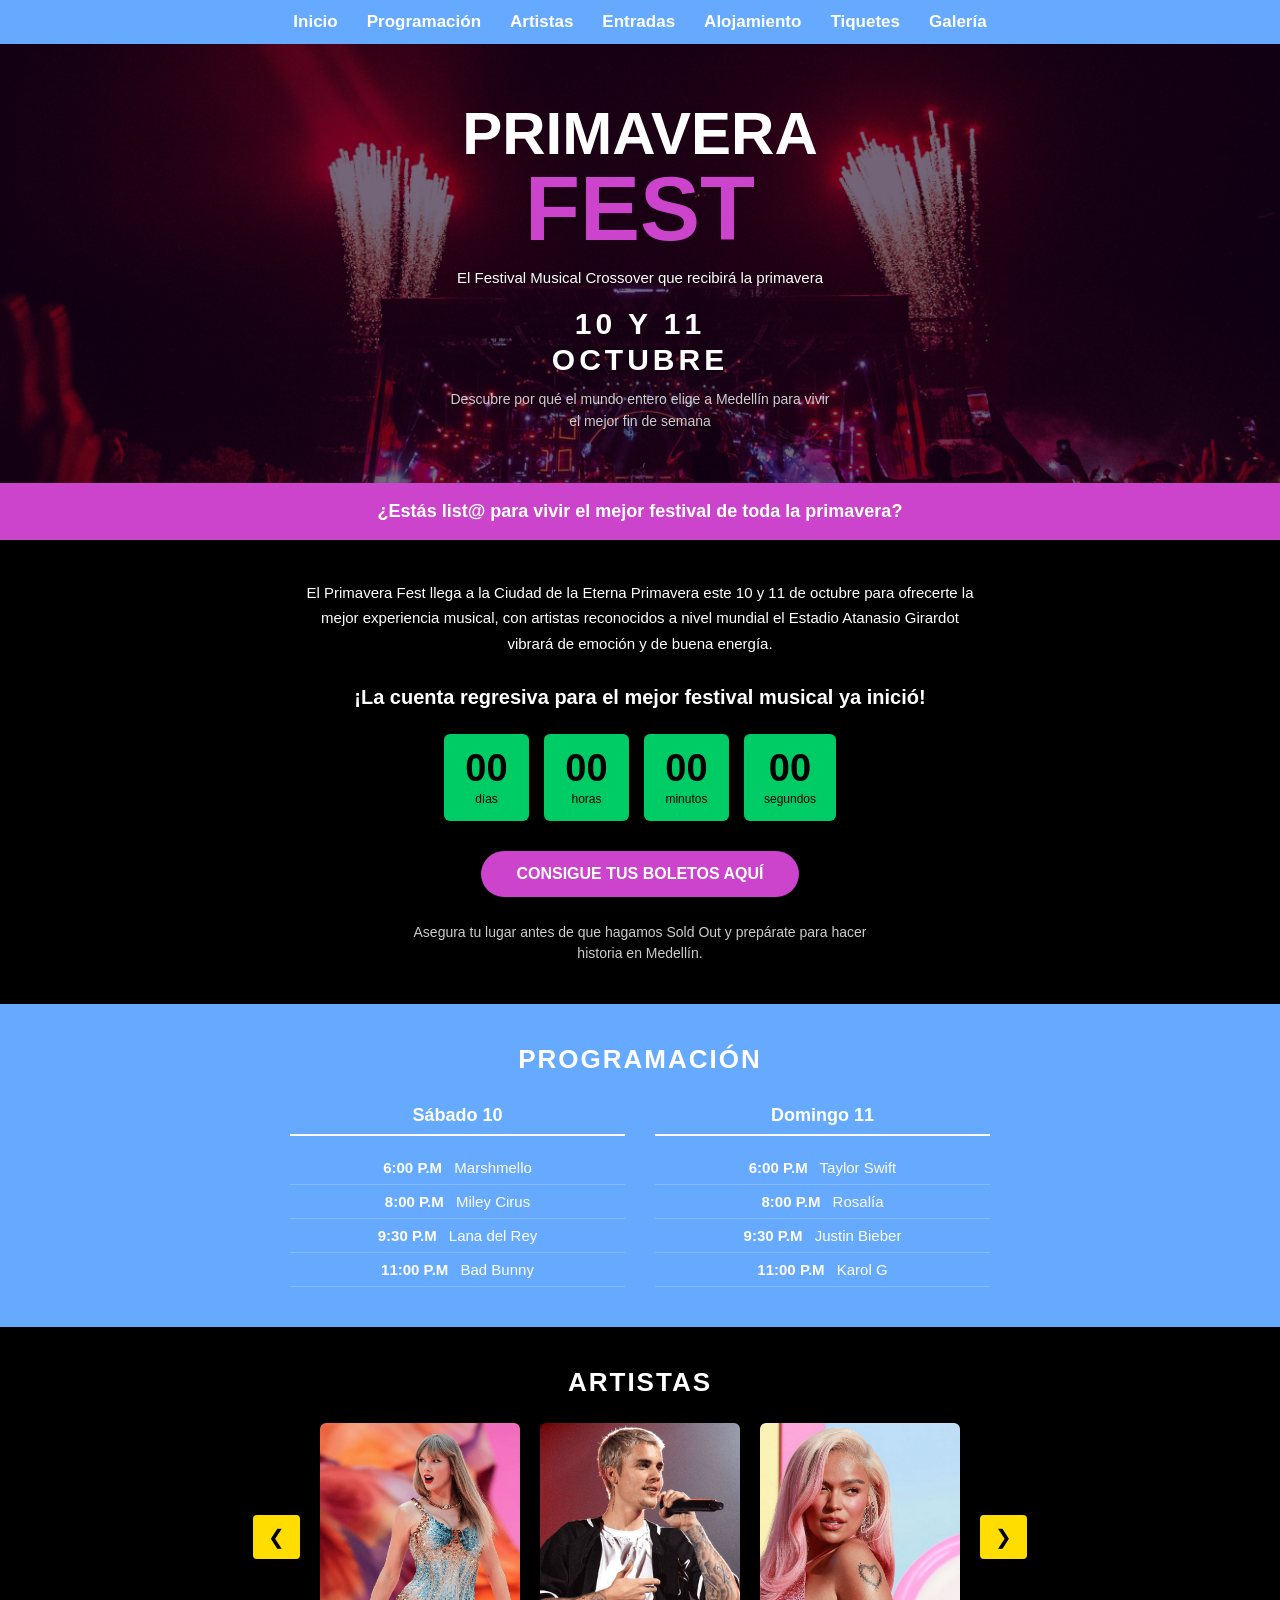
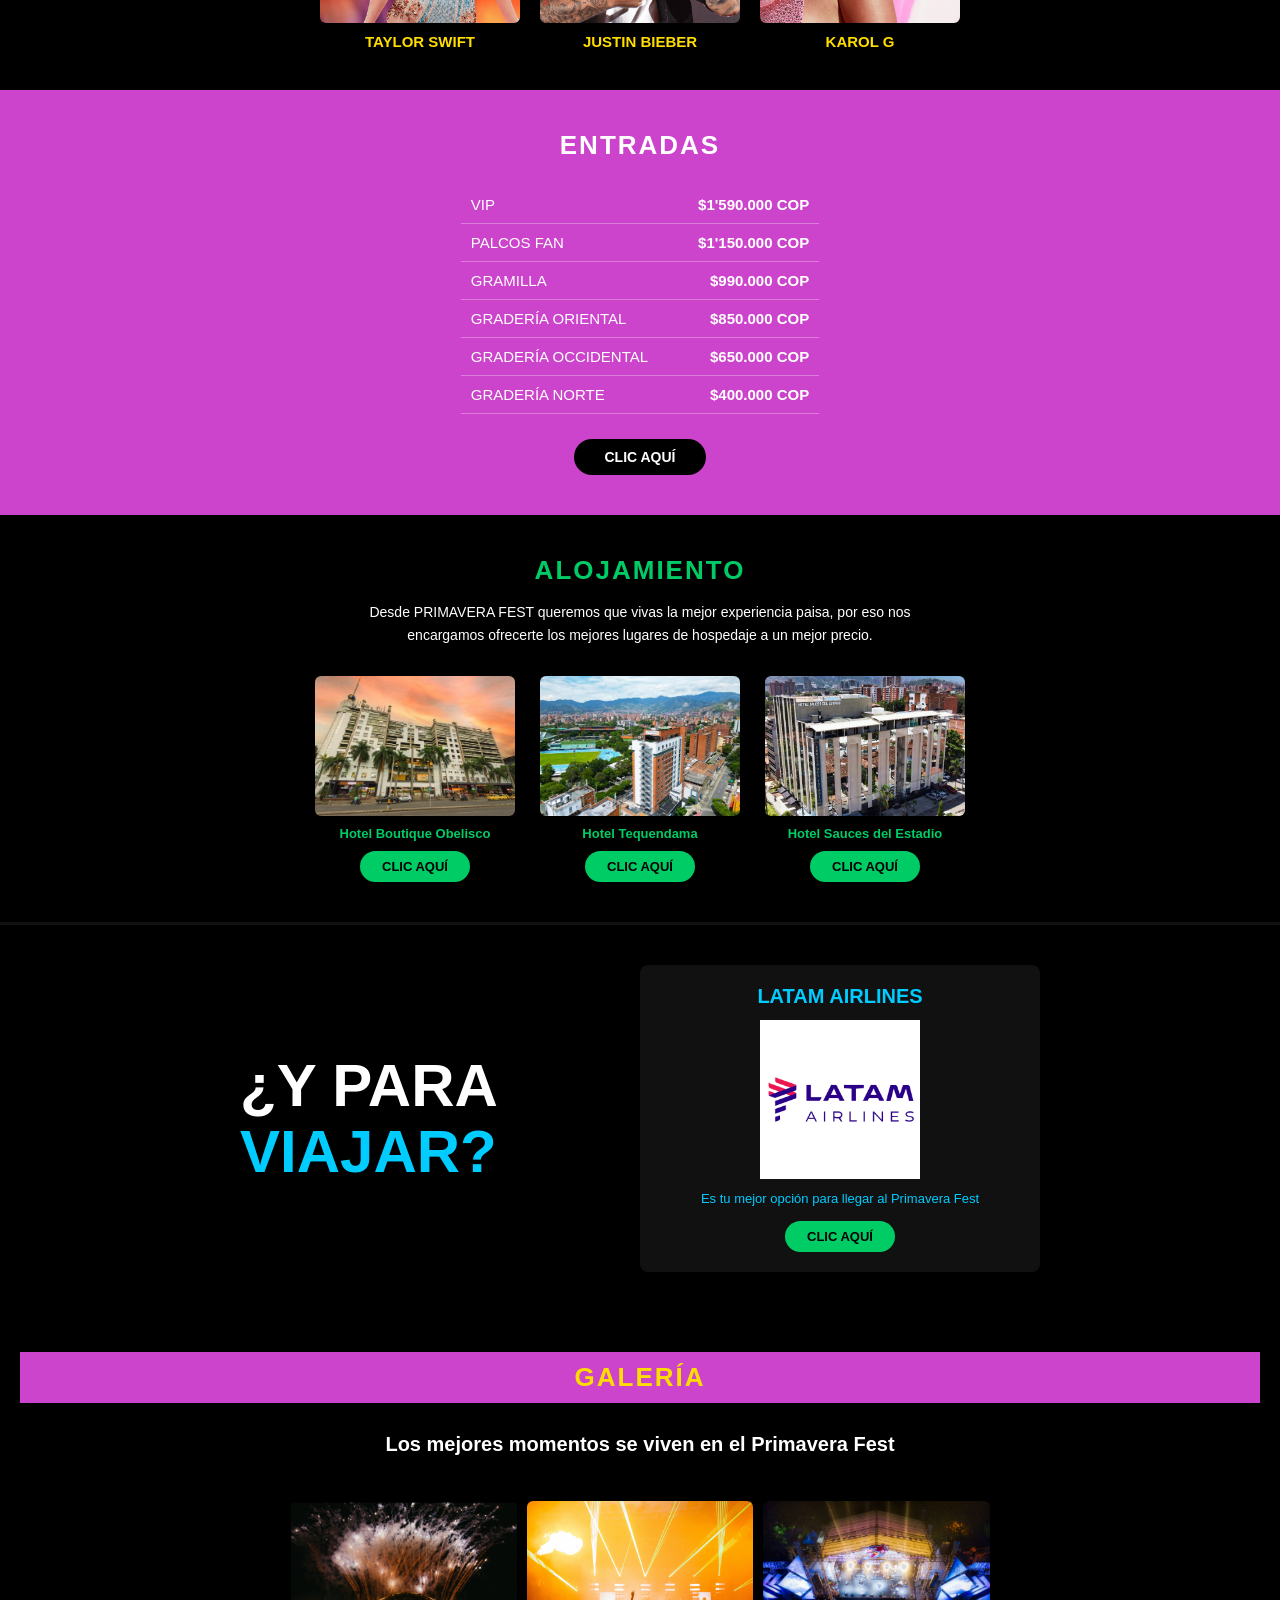
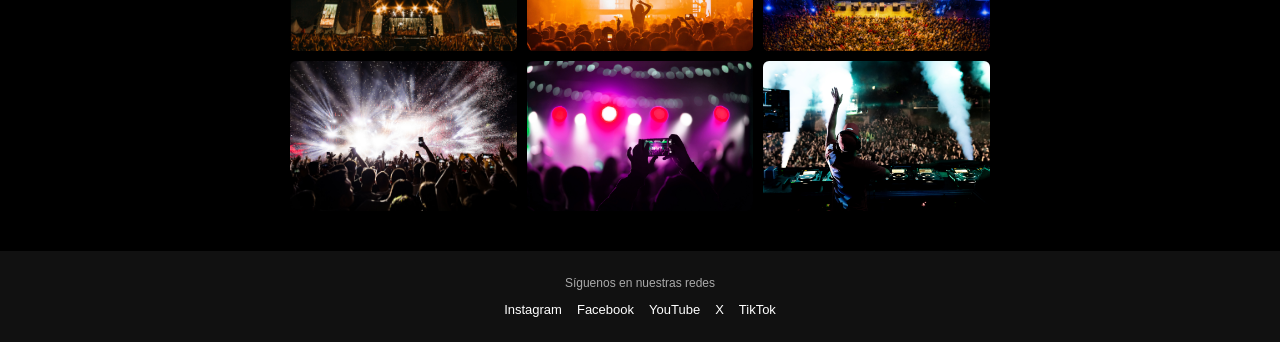
<file: index.html>
<!doctype html>
<html lang="es">
  <head>
    <meta charset="UTF-8" />
    <meta name="viewport" content="width=device-width, initial-scale=1.0" />
    <title>Primavera Fest</title>
    <link rel="stylesheet" href="estilos/estilo.css" />
  </head>
  <body>
    <header class="encabezado">
      <nav class="navegacion">
        <button class="menu-hamburguesa" id="boton-menu">&#9776;</button>
        
        <ul class="lista-nav" id="menu-navegacion">
          <li><a href="#" class="enlace-nav">Inicio</a></li>
          <li><a href="#programacion" class="enlace-nav">Programación</a></li>
          <li><a href="#artistas" class="enlace-nav">Artistas</a></li>
          <li><a href="#entradas" class="enlace-nav">Entradas</a></li>
          <li><a href="#alojamiento" class="enlace-nav">Alojamiento</a></li>
          <li><a href="#tiquetes" class="enlace-nav">Tiquetes</a></li>
          <li><a href="#galeria" class="enlace-nav">Galería</a></li>
        </ul>
      </nav>
    </header>

    <section class="portada">
      <img src="img/0imgpincipal.jpg" alt="Fondo portada" class="imagen-portada" />
      <div class="contenido-portada">
        <h1 class="titulo-primavera">PRIMAVERA</h1>
        <h1 class="titulo-fest">FEST</h1>
        <p class="subtitulo-crossover">El Festival Musical Crossover que recibirá la primavera</p>
        <p class="fecha-portada">10 Y 11<br />OCTUBRE</p>
        <p class="descripcion-portada">
          Descubre por qué el mundo entero elige a Medellín para vivir<br />el mejor fin de semana
        </p>
      </div>
    </section>

    <section class="seccion-pregunta">
      <p class="texto-pregunta">¿Estás list@ para vivir el mejor festival de toda la primavera?</p>
    </section>

    <section class="seccion-descripcion">
      <p class="texto-descripcion">
        El Primavera Fest llega a la Ciudad de la Eterna Primavera este 10 y 11 de octubre para
        ofrecerte la mejor experiencia musical, con artistas reconocidos a nivel mundial el Estadio
        Atanasio Girardot vibrará de emoción y de buena energía.
      </p>

      <h2 class="titulo-contador">
        ¡La cuenta regresiva para el mejor festival musical ya inició!
      </h2>

      <div class="contador">
        <div class="bloque-contador">
          <span class="numero-contador" id="dias">000</span>
          <span class="etiqueta-contador">días</span>
        </div>
        <div class="bloque-contador">
          <span class="numero-contador" id="horas">00</span>
          <span class="etiqueta-contador">horas</span>
        </div>
        <div class="bloque-contador">
          <span class="numero-contador" id="minutos">00</span>
          <span class="etiqueta-contador">minutos</span>
        </div>
        <div class="bloque-contador">
          <span class="numero-contador" id="segundos">00</span>
          <span class="etiqueta-contador">segundos</span>
        </div>
      </div>

      <a href="entradas.html" class="boton-rosa">CONSIGUE TUS BOLETOS AQUÍ</a>

      <p class="texto-sold-out">
        Asegura tu lugar antes de que hagamos Sold Out y prepárate para hacer historia en Medellín.
      </p>
    </section>

    <section class="seccion-programacion" id="programacion">
      <h2 class="titulo-programacion">PROGRAMACIÓN</h2>
      <div class="grilla-dias">
        <div class="columna-dia">
          <h3 class="nombre-dia">Sábado 10</h3>
          <ul class="lista-shows">
            <li class="item-show"><span class="hora-show">6:00 P.M</span> Marshmello</li>
            <li class="item-show"><span class="hora-show">8:00 P.M</span> Miley Cirus</li>
            <li class="item-show"><span class="hora-show">9:30 P.M</span> Lana del Rey</li>
            <li class="item-show"><span class="hora-show">11:00 P.M</span> Bad Bunny</li>
          </ul>
        </div>

        <div class="columna-dia">
          <h3 class="nombre-dia">Domingo 11</h3>
          <ul class="lista-shows">
            <li class="item-show"><span class="hora-show">6:00 P.M</span> Taylor Swift</li>
            <li class="item-show"><span class="hora-show">8:00 P.M</span> Rosalía</li>
            <li class="item-show"><span class="hora-show">9:30 P.M</span> Justin Bieber</li>
            <li class="item-show"><span class="hora-show">11:00 P.M</span> Karol G</li>
          </ul>
        </div>
      </div>
    </section>

    <section class="seccion-artistas" id="artistas">
      <h2 class="titulo-artistas">ARTISTAS</h2>

      <div class="carrusel">
        <button class="boton-flecha" id="boton-anterior">&#10094;</button>

        <div class="ventana-carrusel">
          <div class="pista-carrusel" id="pista-carrusel">
            <div class="tarjeta-artista">
              <img src="img/foto8.png" alt="Taylor Swift" class="foto-artista" />
              <p class="nombre-artista">TAYLOR SWIFT</p>
            </div>

            <div class="tarjeta-artista">
              <img src="img/foto7.png" alt="Justin Bieber" class="foto-artista" />
              <p class="nombre-artista">JUSTIN BIEBER</p>
            </div>

            <div class="tarjeta-artista">
              <img src="img/foto1.png" alt="Karol G" class="foto-artista" />
              <p class="nombre-artista">KAROL G</p>
            </div>

            <div class="tarjeta-artista">
              <img src="img/foto2.png" alt="Bad Bunny" class="foto-artista" />
              <p class="nombre-artista">BAD BUNNY</p>
            </div>

            <div class="tarjeta-artista">
              <img src="img/foto4.png" alt="Marshmello" class="foto-artista" />
              <p class="nombre-artista">MARSHMELLO</p>
            </div>

            <div class="tarjeta-artista">
              <img src="img/foto3.png" alt="Lana del Rey" class="foto-artista" />
              <p class="nombre-artista">LANA DEL REY</p>
            </div>

            <div class="tarjeta-artista">
              <img src="img/foto6.png" alt="Rosalía" class="foto-artista" />
              <p class="nombre-artista">ROSALÍA</p>
            </div>

            <div class="tarjeta-artista">
              <img src="img/foto5.png" alt="Miley Cirus" class="foto-artista" />
              <p class="nombre-artista">MILEY CIRUS</p>
            </div>
          </div>
        </div>

        <button class="boton-flecha" id="boton-siguiente">&#10095;</button>
      </div>
    </section>

    <section class="seccion-entradas" id="entradas">
      <h2 class="titulo-entradas">ENTRADAS</h2>
      <table class="tabla-entradas">
        <tr>
          <td class="celda-tipo">VIP</td>
          <td class="celda-precio">$1'590.000 COP</td>
        </tr>
        <tr>
          <td class="celda-tipo">PALCOS FAN</td>
          <td class="celda-precio">$1'150.000 COP</td>
        </tr>
        <tr>
          <td class="celda-tipo">GRAMILLA</td>
          <td class="celda-precio">$990.000 COP</td>
        </tr>
        <tr>
          <td class="celda-tipo">GRADERÍA ORIENTAL</td>
          <td class="celda-precio">$850.000 COP</td>
        </tr>
        <tr>
          <td class="celda-tipo">GRADERÍA OCCIDENTAL</td>
          <td class="celda-precio">$650.000 COP</td>
        </tr>
        <tr>
          <td class="celda-tipo">GRADERÍA NORTE</td>
          <td class="celda-precio">$400.000 COP</td>
        </tr>
      </table>
      <a href="#" class="boton-negro">CLIC AQUÍ</a>
    </section>

    <section class="seccion-alojamiento" id="alojamiento">
      <h2 class="titulo-alojamiento">ALOJAMIENTO</h2>
      <p class="texto-alojamiento">
        Desde PRIMAVERA FEST queremos que vivas la mejor experiencia paisa, por eso nos encargamos
        ofrecerte los mejores lugares de hospedaje a un mejor precio.
      </p>
      <div class="grilla-hoteles">
        <div class="tarjeta-hotel">
          <img src="img/hotel1.jpg" alt="Hotel Boutique Obelisco" class="foto-hotel" />
          <p class="nombre-hotel">Hotel Boutique Obelisco</p>
          <a href="https://www.booking.com/Share-yRkbCt7" class="boton-verde">CLIC AQUÍ</a>
        </div>

        <div class="tarjeta-hotel">
          <img src="img/hotel2.jpg" alt="Hotel Tequendama" class="foto-hotel" />
          <p class="nombre-hotel">Hotel Tequendama</p>
          <a href="https://www.booking.com/Share-li4kmTD" class="boton-verde">CLIC AQUÍ</a>
        </div>

        <div class="tarjeta-hotel">
          <img src="img/hotel 3.jpg" alt="Hotel Sauces del Estadio" class="foto-hotel" />
          <p class="nombre-hotel">Hotel Sauces del Estadio</p>
          <a href="https://www.booking.com/Share-l72oP9" class="boton-verde">CLIC AQUÍ</a>
        </div>
      </div>
    </section>

    <section class="seccion-tiquetes" id="tiquetes">
      <div class="contenedor-tiquetes">
        <div class="bloque-viaje">
          <p class="texto-y-para">¿Y PARA</p>
          <p class="texto-viajar">VIAJAR?</p>
        </div>

        <div class="bloque-aerolinea">
          <h3 class="titulo-latam">LATAM AIRLINES</h3>
          <img src="img/aerolina.png" alt="LATAM Airlines" class="logo-latam" />
          <p class="texto-latam">Es tu mejor opción para llegar al Primavera Fest</p>
          <a href="https://www.latamairlines.com/co/es" class="boton-verde">CLIC AQUÍ</a>
        </div>
      </div>
    </section>

    <section class="seccion-galeria" id="galeria">
      <h2 class="titulo-galeria">GALERÍA</h2>
      <p class="subtitulo-galeria">Los mejores momentos se viven en el Primavera Fest</p>
      <div class="grilla-galeria">
        <img src="img/galeria6.png" alt="Foto festival 6" class="foto-galeria" />
        <img src="img/galeria3.jpg" alt="Foto festival 3" class="foto-galeria" />
        <img src="img/galeria5.png" alt="Foto festival 5" class="foto-galeria" />
        <img src="img/galeria1.jpg" alt="Foto festival 1" class="foto-galeria" />
        <img src="img/galeria2.jpg" alt="Foto festival 2" class="foto-galeria" />
        <img src="img/galeria4.jpg" alt="Foto festival 4" class="foto-galeria" />
      </div>
    </section>

    <footer class="pie-pagina">
      <p class="texto-redes">Síguenos en nuestras redes</p>
      <div class="iconos-redes">
        <a href="#" class="enlace-red">Instagram</a>
        <a href="#" class="enlace-red">Facebook</a>
        <a href="#" class="enlace-red">YouTube</a>
        <a href="#" class="enlace-red">X</a>
        <a href="#" class="enlace-red">TikTok</a>
      </div>
    </footer>

    <script src="main.js"></script>
  </body>
</html>
</file>
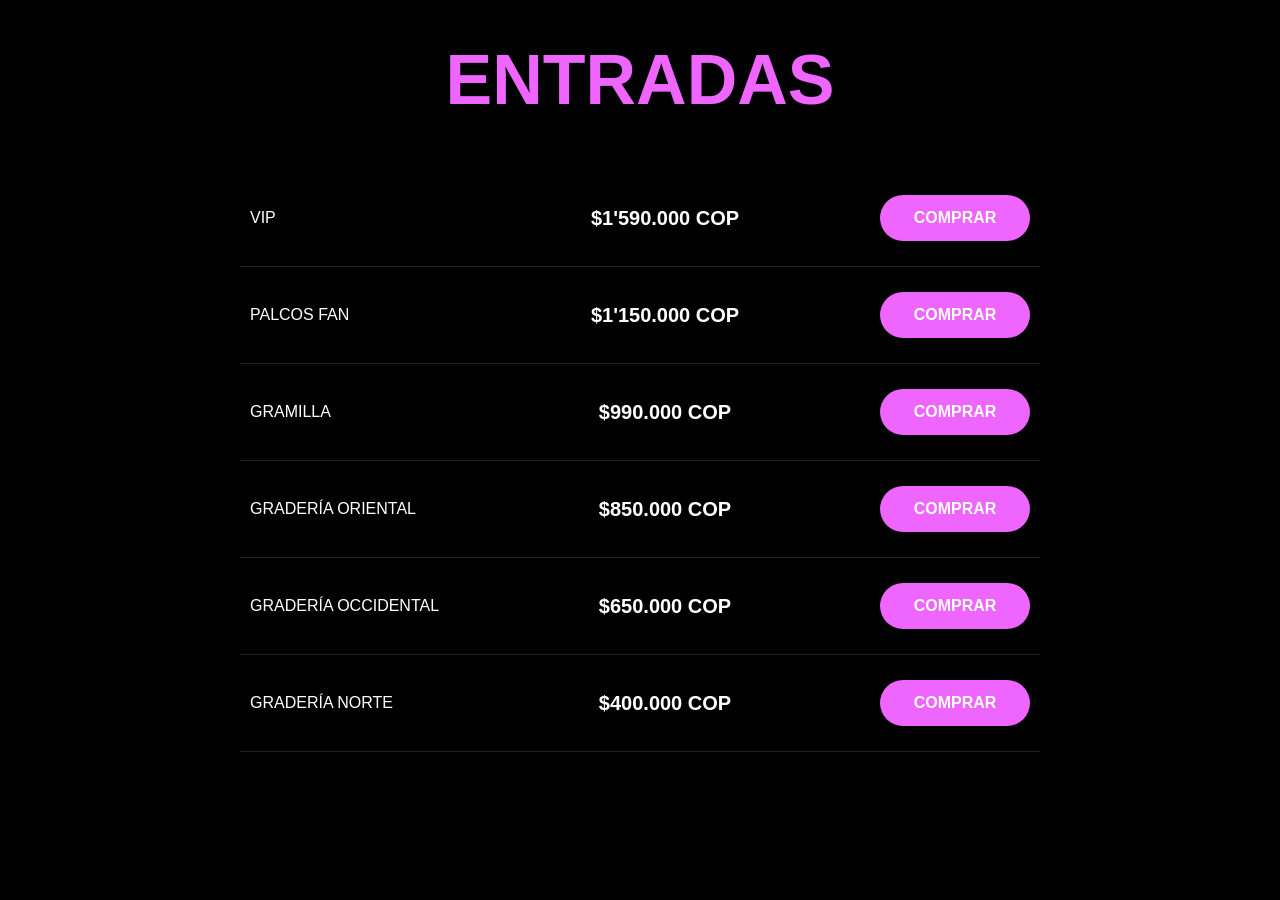
<file: entradas.html>
<!doctype html>
<html lang="es">
  <head>
    <meta charset="UTF-8" />
    <meta name="viewport" content="width=device-width, initial-scale=1.0" />
    <title>Entradas - Primavera Fest</title>
    <link rel="stylesheet" href="estilos/estilo.css" />
  </head>
  <body class="cuerpo-entradas">
    <h1 class="titulo-pagina-entradas">ENTRADAS</h1>

    <div class="lista-entradas">
      <div class="fila-entrada">
        <span class="tipo-entrada">VIP</span>
        <span class="precio-entrada">$1'590.000 COP</span>
        <a href="#" class="boton-comprar">COMPRAR</a>
      </div>

      <div class="fila-entrada">
        <span class="tipo-entrada">PALCOS FAN</span>
        <span class="precio-entrada">$1'150.000 COP</span>
        <a href="#" class="boton-comprar">COMPRAR</a>
      </div>

      <div class="fila-entrada">
        <span class="tipo-entrada">GRAMILLA</span>
        <span class="precio-entrada">$990.000 COP</span>
        <a href="#" class="boton-comprar">COMPRAR</a>
      </div>

      <div class="fila-entrada">
        <span class="tipo-entrada">GRADERÍA ORIENTAL</span>
        <span class="precio-entrada">$850.000 COP</span>
        <a href="#" class="boton-comprar">COMPRAR</a>
      </div>

      <div class="fila-entrada">
        <span class="tipo-entrada">GRADERÍA OCCIDENTAL</span>
        <span class="precio-entrada">$650.000 COP</span>
        <a href="#" class="boton-comprar">COMPRAR</a>
      </div>

      <div class="fila-entrada">
        <span class="tipo-entrada">GRADERÍA NORTE</span>
        <span class="precio-entrada">$400.000 COP</span>
        <a href="#" class="boton-comprar">COMPRAR</a>
      </div>
    </div>
  </body>
</html>
</file>
<file: estilos/estilo.css>
* {
  margin: 0;
  padding: 0;
  box-sizing: border-box;
}

body {
  font-family: Arial, sans-serif;
  background-color: #000000;
  color: #ffffff;
}

a {
  text-decoration: none;
}

ul {
  list-style: none;
}

img {
  display: block;
}

.encabezado {
  background-color: #111111;
}

.navegacion {
  padding: 12px 20px;
  background-color: #66aaff;
  font-weight: bold;
  position: relative;
}

.menu-hamburguesa {
  display: none;
  background: none;
  border: none;
  color: white;
  font-size: 28px;
  cursor: pointer;
  padding: 5px 10px;
}

.lista-nav {
  display: flex;
  flex-wrap: wrap;
  justify-content: center;
  gap: 5px;
}

.lista-nav li {
  display: inline;
}

.enlace-nav {
  color: #ffffff;
  font-size: 17px;
  padding: 6px 12px;
}

.enlace-nav:hover {
  color: #cc44cc;
}

.portada {
  background-color: #1a0020;
  position: relative;
  text-align: center;
  padding: 60px 20px 50px 20px;
  overflow: hidden;
}

.imagen-portada {
  position: absolute;
  top: 0;
  left: 0;
  width: 100%;
  height: 100%;
  object-fit: cover;
  opacity: 0.4;
}

.contenido-portada {
  position: relative;
}

.titulo-primavera {
  font-size: 60px;
  font-weight: 900;
  color: #ffffff;
  line-height: 1;
}

.titulo-fest {
  font-size: 90px;
  font-weight: 900;
  color: #cc44cc;
  line-height: 1;
}

.subtitulo-crossover {
  font-size: 15px;
  color: #ffffff;
  margin-top: 15px;
}

.fecha-portada {
  font-size: 30px;
  font-weight: bold;
  color: #ffffff;
  margin: 20px 0 10px 0;
  letter-spacing: 4px;
  line-height: 1.2;
}

.descripcion-portada {
  font-size: 14px;
  color: #cccccc;
  line-height: 1.6;
}

.seccion-pregunta {
  background-color: #cc44cc;
  text-align: center;
  padding: 18px 20px;
}

.texto-pregunta {
  font-size: 18px;
  font-weight: bold;
  color: #ffffff;
}

.seccion-descripcion {
  background-color: #000000;
  text-align: center;
  padding: 40px 20px;
}

.texto-descripcion {
  font-size: 15px;
  line-height: 1.7;
  color: #ffffff;
  max-width: 680px;
  margin: 0 auto 30px auto;
}

.titulo-contador {
  font-size: 20px;
  color: #ffffff;
  margin-bottom: 25px;
  font-weight: bold;
}

.contador {
  display: flex;
  justify-content: center;
  gap: 15px;
  margin-bottom: 30px;
  flex-wrap: wrap;
}

.bloque-contador {
  background-color: #00cc66;
  color: #000000;
  padding: 15px 20px;
  border-radius: 6px;
  display: flex;
  flex-direction: column;
  align-items: center;
  min-width: 85px;
}

.numero-contador {
  font-size: 38px;
  font-weight: bold;
  line-height: 1;
}

.etiqueta-contador {
  font-size: 12px;
  margin-top: 5px;
}

.boton-rosa {
  display: inline-block;
  background-color: #cc44cc;
  color: #ffffff;
  font-size: 16px;
  font-weight: bold;
  padding: 14px 35px;
  border-radius: 30px;
  margin-bottom: 25px;
}

.boton-rosa:hover {
  background-color: #cc0088;
}

.texto-sold-out {
  font-size: 14px;
  color: #cccccc;
  max-width: 500px;
  margin: 0 auto;
  line-height: 1.5;
}

.seccion-programacion {
  background-color: #66aaff;
  padding: 40px 20px;
  text-align: center;
}

.titulo-programacion {
  font-size: 26px;
  font-weight: bold;
  color: #ffffff;
  margin-bottom: 30px;
  letter-spacing: 2px;
}

.grilla-dias {
  display: flex;
  flex-wrap: wrap;
  justify-content: center;
  gap: 30px;
  max-width: 700px;
  margin: 0 auto;
}

.columna-dia {
  flex: 1;
  min-width: 220px;
}

.nombre-dia {
  font-size: 18px;
  color: #ffffff;
  font-weight: bold;
  margin-bottom: 15px;
  border-bottom: 2px solid #ffffff;
  padding-bottom: 8px;
}

.lista-shows {
  list-style: none;
}

.item-show {
  font-size: 15px;
  color: #ffffff;
  padding: 8px 0;
  border-bottom: 1px solid rgba(255, 255, 255, 0.2);
}

.hora-show {
  font-weight: bold;
  margin-right: 8px;
}

.seccion-artistas {
  background-color: #000000;
  padding: 40px 20px;
  text-align: center;
}

.titulo-artistas {
  font-size: 26px;
  font-weight: bold;
  color: #ffffff;
  margin-bottom: 25px;
  letter-spacing: 2px;
}

.carrusel {
  display: flex;
  align-items: center;
  justify-content: center;
  gap: 10px;
}

.ventana-carrusel {
  overflow: hidden;
  width: 660px;
  max-width: 100%;
}

.pista-carrusel {
  display: flex;
  transition: transform 0.4s ease;
}

.tarjeta-artista {
  min-width: 220px;
  padding: 0 10px;
  text-align: center;
}

.foto-artista {
  width: 200px;
  height: 200px;
  object-fit: cover;
  border-radius: 6px;
  margin: 0 auto;
}

.nombre-artista {
  margin-top: 10px;
  font-size: 15px;
  font-weight: bold;
  color: #ffdd00;
}

.boton-flecha {
  background-color: #ffdd00;
  color: #000000;
  border: none;
  font-size: 20px;
  padding: 10px 15px;
  cursor: pointer;
  border-radius: 4px;
}

.boton-flecha:hover {
  background-color: #cc44cc;
  color: #ffffff;
}

.seccion-entradas {
  background-color: #cc44cc;
  padding: 40px 20px;
  text-align: center;
}

.titulo-entradas {
  font-size: 26px;
  font-weight: bold;
  color: #ffffff;
  margin-bottom: 25px;
  letter-spacing: 2px;
}

.tabla-entradas {
  border-collapse: collapse;
  margin: 0 auto 25px auto;
  min-width: 320px;
}

.celda-tipo {
  padding: 10px 25px 10px 10px;
  color: #ffffff;
  font-size: 15px;
  text-align: left;
  border-bottom: 1px solid rgba(255, 255, 255, 0.3);
}

.celda-precio {
  padding: 10px 10px 10px 25px;
  color: #ffffff;
  font-size: 15px;
  font-weight: bold;
  text-align: right;
  border-bottom: 1px solid rgba(255, 255, 255, 0.3);
}

.boton-negro {
  display: inline-block;
  background-color: #000000;
  color: #ffffff;
  font-size: 14px;
  font-weight: bold;
  padding: 10px 30px;
  border-radius: 20px;
}

.boton-negro:hover {
  background-color: #333333;
}

.seccion-alojamiento {
  background-color: #000000;
  padding: 40px 20px;
  text-align: center;
}

.titulo-alojamiento {
  font-size: 26px;
  font-weight: bold;
  color: #00cc66;
  margin-bottom: 15px;
  letter-spacing: 2px;
}

.texto-alojamiento {
  font-size: 14px;
  color: #ffffff;
  max-width: 560px;
  margin: 0 auto 30px auto;
  line-height: 1.6;
}

.grilla-hoteles {
  display: flex;
  flex-wrap: wrap;
  justify-content: center;
  gap: 25px;
}

.tarjeta-hotel {
  text-align: center;
  width: 200px;
}

.foto-hotel {
  width: 200px;
  height: 140px;
  object-fit: cover;
  border-radius: 6px;
  margin-bottom: 10px;
}

.nombre-hotel {
  color: #00cc66;
  font-size: 13px;
  font-weight: bold;
  margin-bottom: 10px;
}

.boton-verde {
  display: inline-block;
  background-color: #00cc66;
  color: #000000;
  font-size: 13px;
  font-weight: bold;
  padding: 8px 22px;
  border-radius: 20px;
}

.boton-verde:hover {
  background-color: #009944;
  color: #ffffff;
}

.seccion-tiquetes {
  background-color: #000000;
  padding: 40px 20px;
  border-top: 3px solid #111111;
}

.contenedor-tiquetes {
  display: flex;
  flex-wrap: wrap;
  justify-content: center;
  align-items: center;
  gap: 40px;
  max-width: 800px;
  margin: 0 auto;
}

.bloque-viaje {
  flex: 1;
  min-width: 200px;
  text-align: left;
}

.texto-y-para {
  font-size: 60px;
  font-weight: 900;
  color: #ffffff;
  line-height: 1.1;
}

.texto-viajar {
  font-size: 60px;
  font-weight: 900;
  color: #00ccff;
  line-height: 1.1;
}

.bloque-aerolinea {
  flex: 1;
  min-width: 200px;
  text-align: center;
  background-color: #111111;
  padding: 20px;
  border-radius: 8px;
}

.titulo-latam {
  font-size: 20px;
  color: #00ccff;
  margin-bottom: 12px;
}

.logo-latam {
  width: 160px;
  margin: 0 auto 12px auto;
}

.texto-latam {
  font-size: 13px;
  color: #00ccff;
  margin-bottom: 15px;
}

.seccion-galeria {
  background-color: #000000;
  padding: 40px 20px;
  text-align: center;
}

.titulo-galeria {
  font-size: 26px;
  font-weight: bold;
  color: #ffdd00;
  margin-bottom: 10px;
  letter-spacing: 2px;
  background-color: #cc44cc;
  padding: 10px;
}

.subtitulo-galeria {
  font-size: 20px;
  color: #ffffff;
  margin-bottom: 25px;
  font-weight: bold;
  padding: 20px;
}

.grilla-galeria {
  display: grid;
  grid-template-columns: 1fr 1fr 1fr;
  gap: 10px;
  max-width: 700px;
  margin: 0 auto;
}

.foto-galeria {
  width: 100%;
  height: 150px;
  object-fit: cover;
  border-radius: 6px;
}

.pie-pagina {
  background-color: #111111;
  text-align: center;
  padding: 25px 20px;
}

.texto-redes {
  font-size: 12px;
  color: #aaaaaa;
  margin-bottom: 12px;
}

.iconos-redes {
  display: flex;
  justify-content: center;
  gap: 15px;
  flex-wrap: wrap;
}

.enlace-red {
  color: #ffffff;
  font-size: 13px;
}

.enlace-red:hover {
  color: #cc44cc;
}

.cuerpo-entradas {
  background-color: #000000;
  font-family: Arial, sans-serif;
  color: #ffffff;
  padding: 40px 20px;
}

.titulo-pagina-entradas {
  text-align: center;
  font-size: 70px;
  font-weight: 900;
  color: #ee66ff;
  margin-bottom: 50px;
}

.lista-entradas {
  max-width: 800px;
  margin: 0 auto;
}

.fila-entrada {
  display: flex;
  align-items: center;
  justify-content: space-between;
  padding: 25px 10px;
  border-bottom: 1px solid #222222;
}

.tipo-entrada {
  font-size: 16px;
  color: #ffffff;
  width: 200px;
}

.precio-entrada {
  font-size: 20px;
  font-weight: bold;
  color: #ffffff;
  flex: 1;
  text-align: center;
}

.boton-comprar {
  display: inline-block;
  background-color: #ee66ff;
  color: #ffffff;
  font-size: 16px;
  font-weight: bold;
  padding: 14px 30px;
  border-radius: 30px;
  text-decoration: none;
  min-width: 150px;
  text-align: center;
}

.boton-comprar:hover {
  background-color: #cc44dd;
}

@media (max-width: 768px) {
  .titulo-primavera {
    font-size: 42px;
  }

  .titulo-fest {
    font-size: 65px;
  }

  .grilla-dias {
    flex-direction: column;
    align-items: center;
  }

  .ventana-carrusel {
    width: 440px;
  }

  .grilla-hoteles {
    flex-direction: column;
    align-items: center;
  }

  .contenedor-tiquetes {
    flex-direction: column;
    text-align: center;
  }

  .bloque-viaje {
    text-align: center;
  }

  .grilla-galeria {
    grid-template-columns: 1fr 1fr;
    justify-items: center;
  }

  .foto-galeria {
    width: 100%;
    height: 120px;
  }
}

@media (max-width: 480px) {
  .menu-hamburguesa {
    display: block; 
  }

  .lista-nav {
    display: none;
    flex-direction: column;
    align-items: center;
    width: 100%;
    background-color: #66aaff;
    position: absolute;
    top: 100%;
    left: 0;
    padding: 15px 0;
    z-index: 100;
    box-shadow: 0 4px 6px rgba(0,0,0,0.1);
  }

  
  .lista-nav.mostrar {
    display: flex; 
  }

  .lista-nav li {
    width: 100%;
    text-align: center;
    padding: 8px 0;
  }

  .titulo-primavera {
    font-size: 32px;
  }

  .titulo-fest {
    font-size: 50px;
  }

  .fecha-portada {
    font-size: 22px;
  }

  .contador {
    gap: 8px;
  }

  .bloque-contador {
    min-width: 72px;
    padding: 10px 5px;
  }

  .numero-contador {
    font-size: 26px;
  }

  .etiqueta-contador {
    font-size: 10px;
  }

  .ventana-carrusel {
    width: 220px;
  }

  .grilla-galeria {
    grid-template-columns: 1fr;
    justify-items: center;
  }

  .foto-galeria {
    width: 90%;
    height: 180px;
  }

  .tabla-entradas {
    width: 100%;
  }

  .texto-y-para,
  .texto-viajar {
    font-size: 28px;
  }
}
</file>
